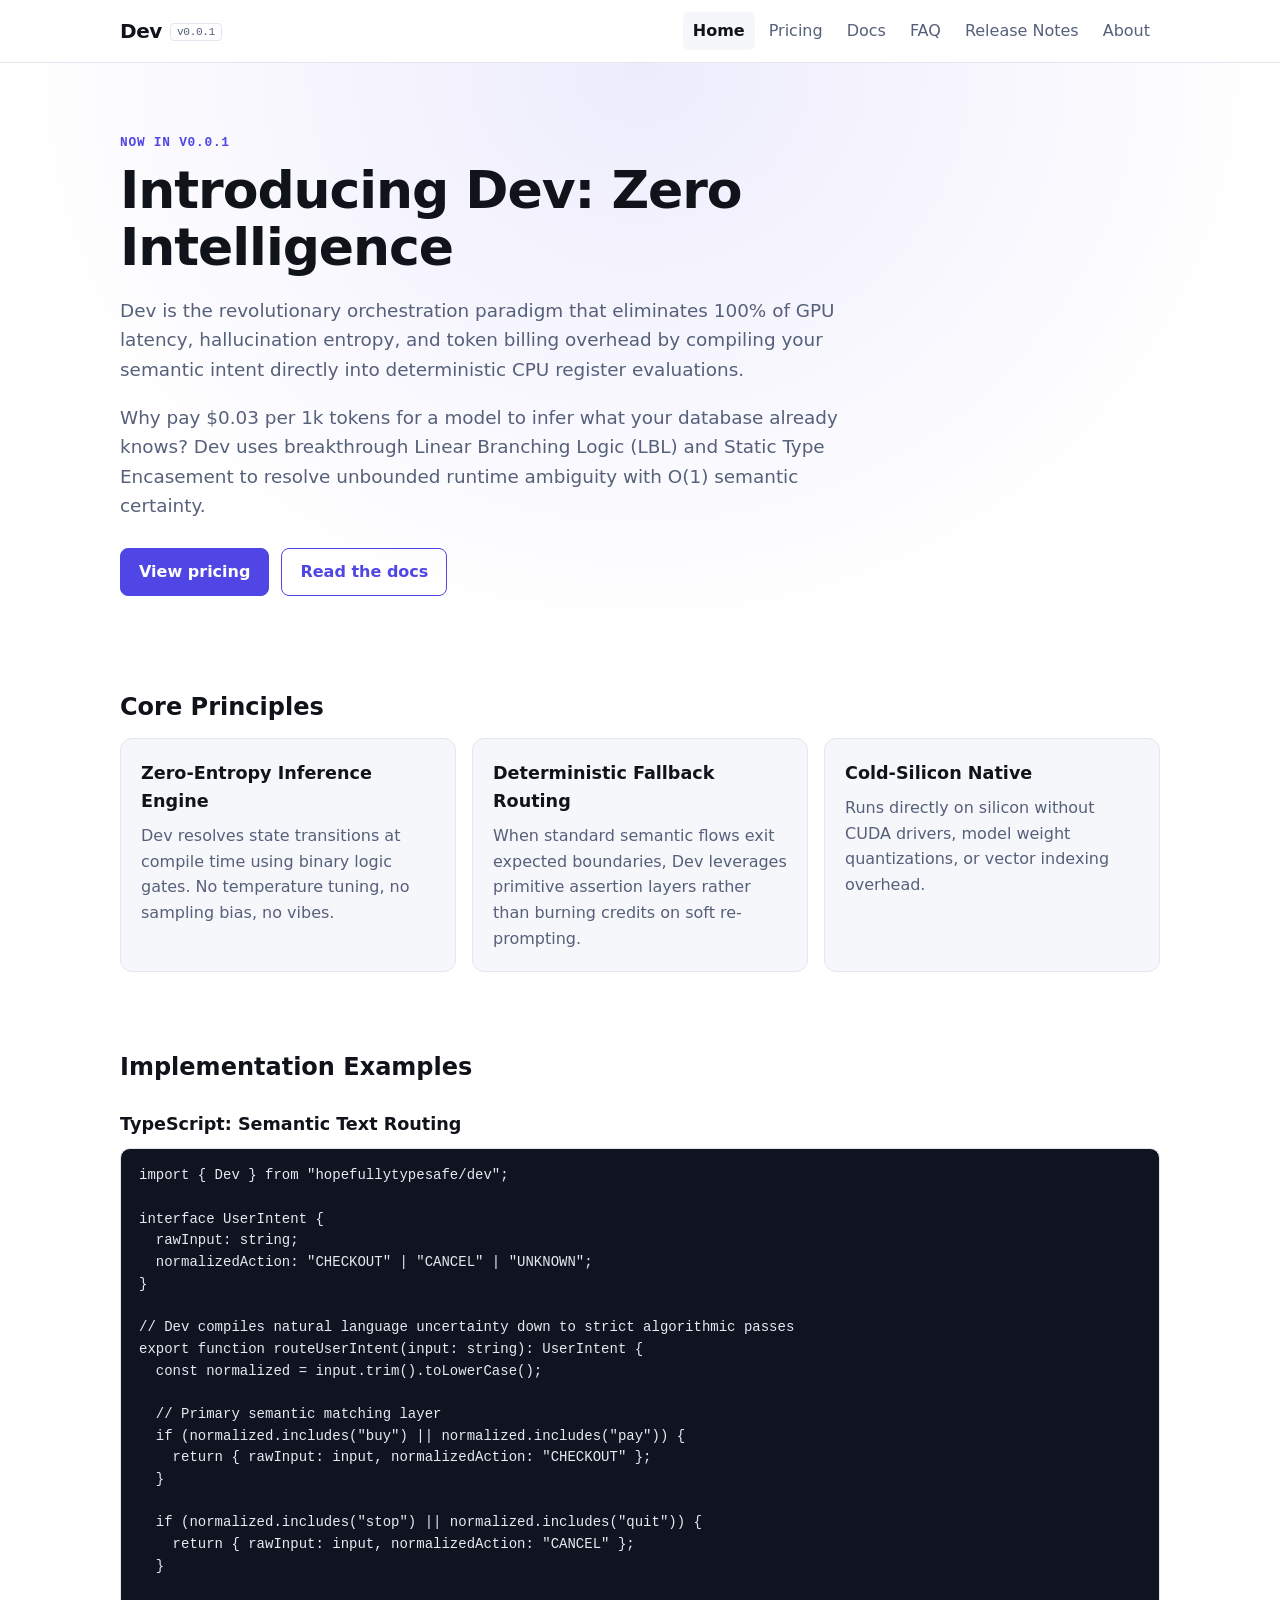
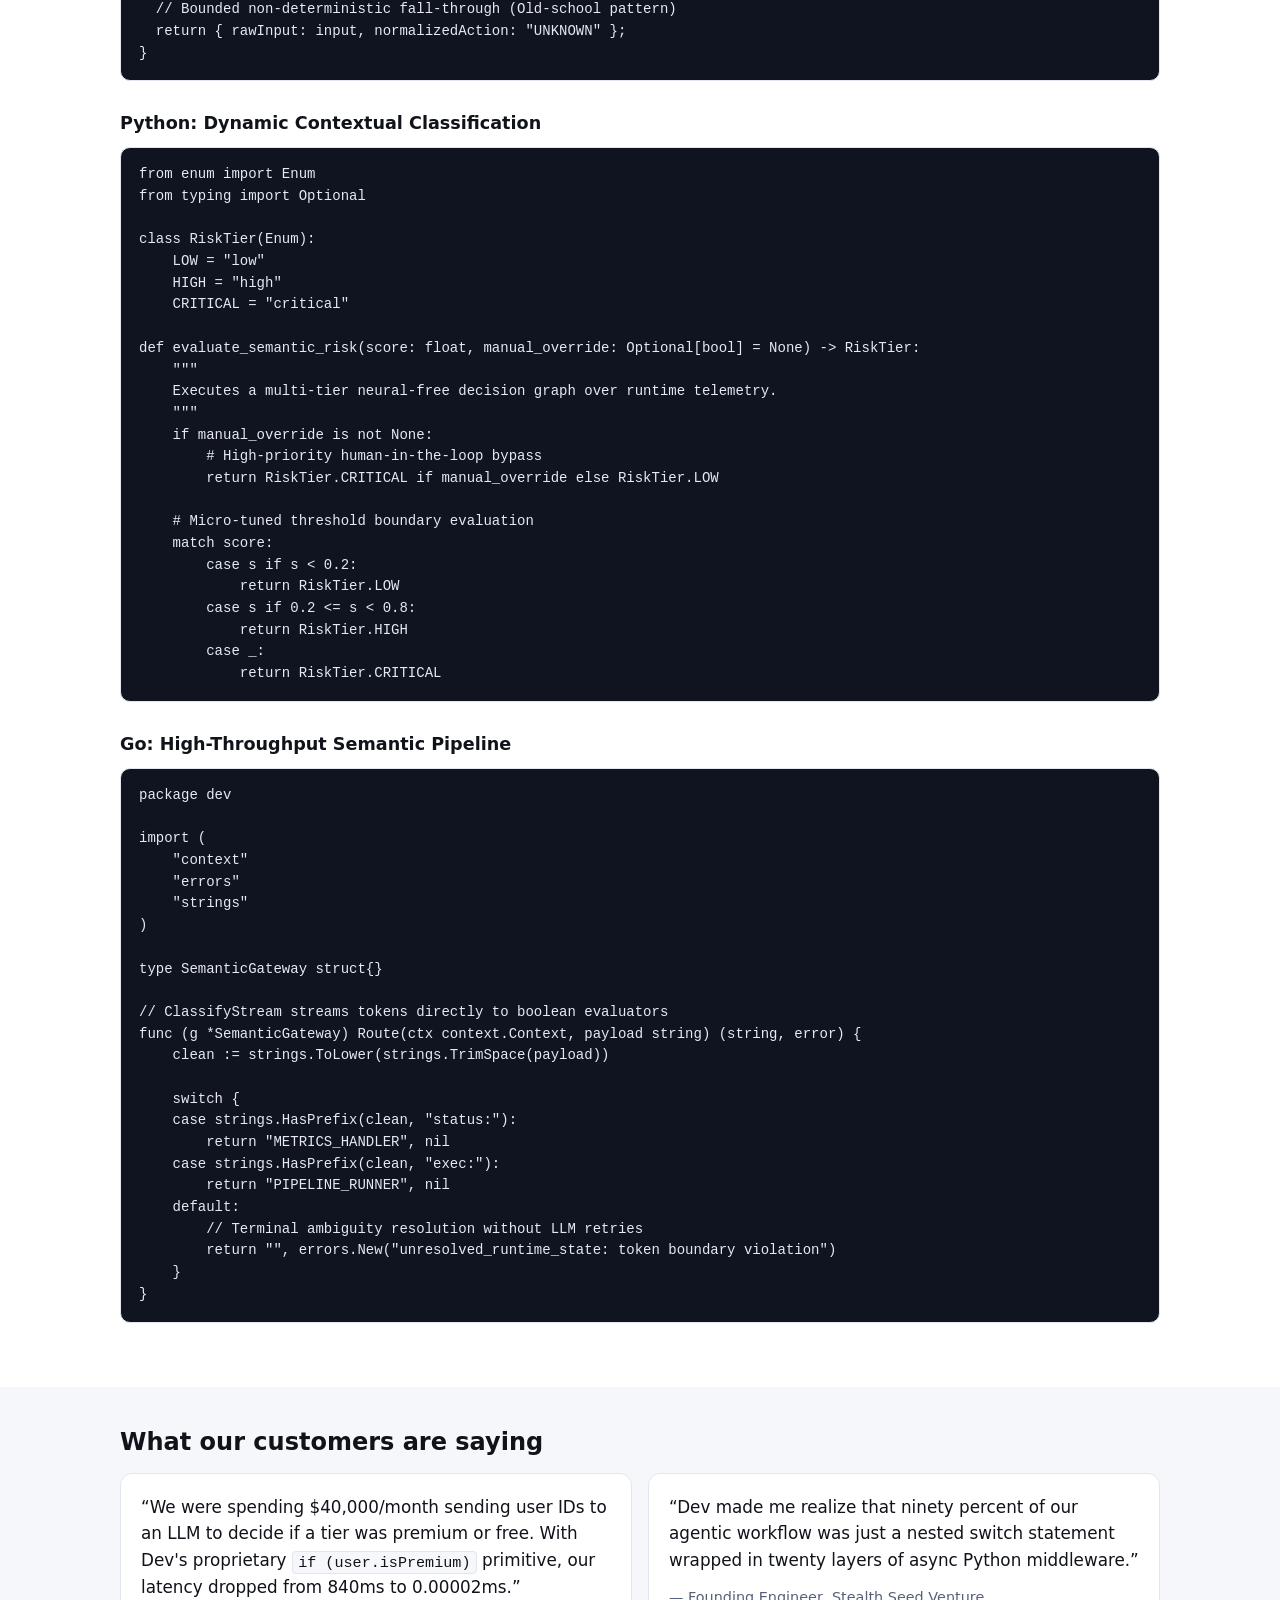
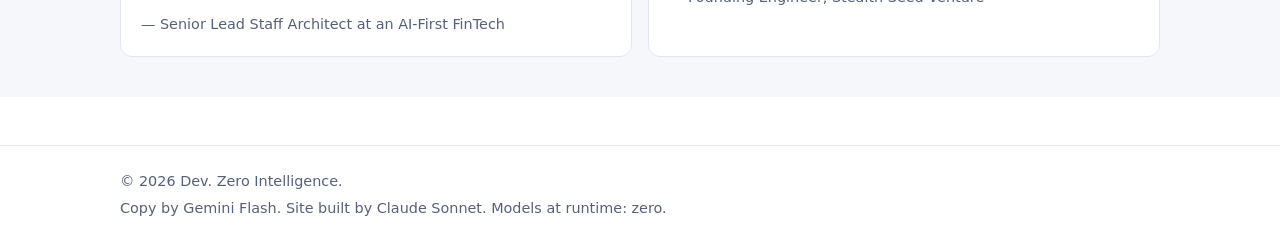
<file: index.html>
<!doctype html>
<html lang="en">
<head>
  <meta charset="utf-8">
  <meta name="viewport" content="width=device-width, initial-scale=1">
  <title>Dev — Zero Intelligence</title>
  <meta name="description" content="Dev eliminates GPU latency, hallucination entropy, and token billing by compiling your semantic intent into deterministic CPU register evaluations.">
  <link rel="icon" type="image/svg+xml" href="assets/favicon.svg">
  <link rel="stylesheet" href="assets/style.css">
</head>
<body>
  <a class="skip" href="#main">Skip to content</a>
  <header class="site-header">
    <div class="container bar">
      <a class="brand" href="index.html">Dev<span class="ver">v0.0.1</span></a>
      <nav aria-label="Primary">
        <a href="index.html" aria-current="page">Home</a>
        <a href="pricing.html">Pricing</a>
        <a href="docs.html">Docs</a>
        <a href="faq.html">FAQ</a>
        <a href="release-notes.html">Release Notes</a>
        <a href="about.html">About</a>
      </nav>
    </div>
  </header>

  <main id="main">
    <div class="hero">
      <div class="container">
        <p class="eyebrow">Now in v0.0.1</p>
        <h1>Introducing Dev: Zero Intelligence</h1>
        <p class="lead">Dev is the revolutionary orchestration paradigm that eliminates 100% of GPU latency, hallucination entropy, and token billing overhead by compiling your semantic intent directly into deterministic CPU register evaluations.</p>
        <p class="lead">Why pay $0.03 per 1k tokens for a model to infer what your database already knows? Dev uses breakthrough Linear Branching Logic (LBL) and Static Type Encasement to resolve unbounded runtime ambiguity with O(1) semantic certainty.</p>
        <div class="actions">
          <a class="btn btn-primary" href="pricing.html">View pricing</a>
          <a class="btn" href="docs.html">Read the docs</a>
        </div>
      </div>
    </div>

    <section>
      <div class="container">
        <h2>Core Principles</h2>
        <div class="cards">
          <div class="card">
            <h3>Zero-Entropy Inference Engine</h3>
            <p>Dev resolves state transitions at compile time using binary logic gates. No temperature tuning, no sampling bias, no vibes.</p>
          </div>
          <div class="card">
            <h3>Deterministic Fallback Routing</h3>
            <p>When standard semantic flows exit expected boundaries, Dev leverages primitive assertion layers rather than burning credits on soft re-prompting.</p>
          </div>
          <div class="card">
            <h3>Cold-Silicon Native</h3>
            <p>Runs directly on silicon without CUDA drivers, model weight quantizations, or vector indexing overhead.</p>
          </div>
        </div>
      </div>
    </section>

    <section>
      <div class="container">
        <h2>Implementation Examples</h2>

        <h3>TypeScript: Semantic Text Routing</h3>
<pre tabindex="0"><code>import { Dev } from "hopefullytypesafe/dev";

interface UserIntent {
  rawInput: string;
  normalizedAction: "CHECKOUT" | "CANCEL" | "UNKNOWN";
}

// Dev compiles natural language uncertainty down to strict algorithmic passes
export function routeUserIntent(input: string): UserIntent {
  const normalized = input.trim().toLowerCase();

  // Primary semantic matching layer
  if (normalized.includes("buy") || normalized.includes("pay")) {
    return { rawInput: input, normalizedAction: "CHECKOUT" };
  }

  if (normalized.includes("stop") || normalized.includes("quit")) {
    return { rawInput: input, normalizedAction: "CANCEL" };
  }

  // Bounded non-deterministic fall-through (Old-school pattern)
  return { rawInput: input, normalizedAction: "UNKNOWN" };
}</code></pre>

        <h3>Python: Dynamic Contextual Classification</h3>
<pre tabindex="0"><code>from enum import Enum
from typing import Optional

class RiskTier(Enum):
    LOW = "low"
    HIGH = "high"
    CRITICAL = "critical"

def evaluate_semantic_risk(score: float, manual_override: Optional[bool] = None) -> RiskTier:
    """
    Executes a multi-tier neural-free decision graph over runtime telemetry.
    """
    if manual_override is not None:
        # High-priority human-in-the-loop bypass
        return RiskTier.CRITICAL if manual_override else RiskTier.LOW

    # Micro-tuned threshold boundary evaluation
    match score:
        case s if s &lt; 0.2:
            return RiskTier.LOW
        case s if 0.2 &lt;= s &lt; 0.8:
            return RiskTier.HIGH
        case _:
            return RiskTier.CRITICAL</code></pre>

        <h3>Go: High-Throughput Semantic Pipeline</h3>
<pre tabindex="0"><code>package dev

import (
    "context"
    "errors"
    "strings"
)

type SemanticGateway struct{}

// ClassifyStream streams tokens directly to boolean evaluators
func (g *SemanticGateway) Route(ctx context.Context, payload string) (string, error) {
    clean := strings.ToLower(strings.TrimSpace(payload))

    switch {
    case strings.HasPrefix(clean, "status:"):
        return "METRICS_HANDLER", nil
    case strings.HasPrefix(clean, "exec:"):
        return "PIPELINE_RUNNER", nil
    default:
        // Terminal ambiguity resolution without LLM retries
        return "", errors.New("unresolved_runtime_state: token boundary violation")
    }
}</code></pre>
      </div>
    </section>

    <section class="alt">
      <div class="container">
        <h2>What our customers are saying</h2>
        <div class="cards">
          <blockquote>
            <p>“We were spending $40,000/month sending user IDs to an LLM to decide if a tier was premium or free. With Dev's proprietary <code>if (user.isPremium)</code> primitive, our latency dropped from 840ms to 0.00002ms.”</p>
            <footer>— Senior Lead Staff Architect at an AI-First FinTech</footer>
          </blockquote>
          <blockquote>
            <p>“Dev made me realize that ninety percent of our agentic workflow was just a nested switch statement wrapped in twenty layers of async Python middleware.”</p>
            <footer>— Founding Engineer, Stealth Seed Venture</footer>
          </blockquote>
        </div>
      </div>
    </section>
  </main>

  <footer class="site-footer">
    <div class="container">
      <p>© 2026 Dev. Zero Intelligence.</p>
      <p>Copy by Gemini Flash. Site built by Claude Sonnet. Models at runtime: zero.</p>
    </div>
  </footer>
</body>
</html>
</file>
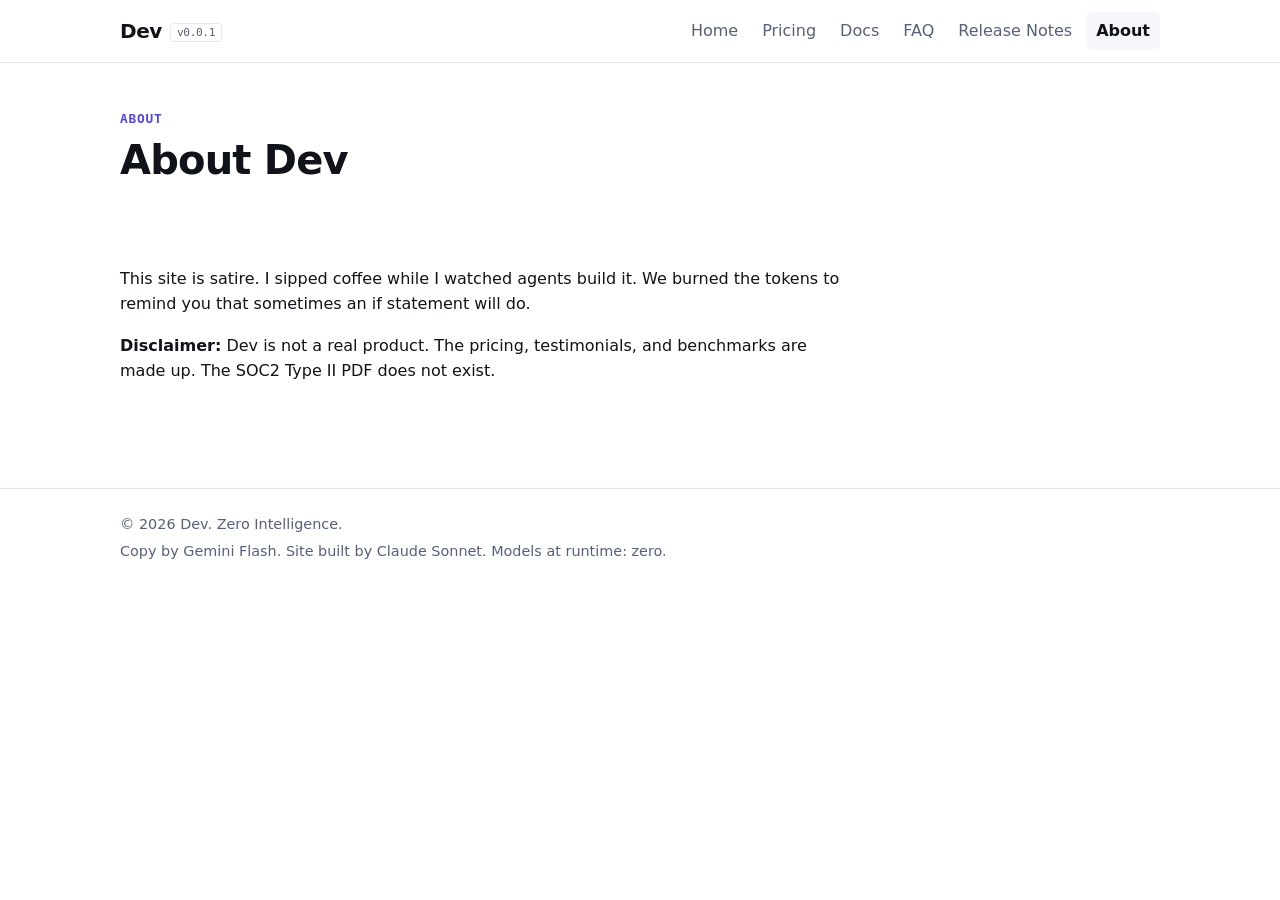
<file: about.html>
<!doctype html>
<html lang="en">
<head>
  <meta charset="utf-8">
  <meta name="viewport" content="width=device-width, initial-scale=1">
  <title>About — Dev</title>
  <meta name="description" content="About Dev.">
  <link rel="icon" type="image/svg+xml" href="assets/favicon.svg">
  <link rel="stylesheet" href="assets/style.css">
</head>
<body>
  <a class="skip" href="#main">Skip to content</a>
  <header class="site-header">
    <div class="container bar">
      <a class="brand" href="index.html">Dev<span class="ver">v0.0.1</span></a>
      <nav aria-label="Primary">
        <a href="index.html">Home</a>
        <a href="pricing.html">Pricing</a>
        <a href="docs.html">Docs</a>
        <a href="faq.html">FAQ</a>
        <a href="release-notes.html">Release Notes</a>
        <a href="about.html" aria-current="page">About</a>
      </nav>
    </div>
  </header>

  <main id="main">
    <div class="page-head">
      <div class="container">
        <p class="eyebrow">About</p>
        <h1>About Dev</h1>
      </div>
    </div>

    <section>
      <div class="container prose">
        <p>This site is satire. I sipped coffee while I watched agents build it. We burned the tokens to remind you that sometimes an if statement will do.</p>
        <p><strong>Disclaimer:</strong> Dev is not a real product. The pricing, testimonials, and benchmarks are made up. The SOC2 Type II PDF does not exist.</p>
      </div>
    </section>
  </main>

  <footer class="site-footer">
    <div class="container">
      <p>© 2026 Dev. Zero Intelligence.</p>
      <p>Copy by Gemini Flash. Site built by Claude Sonnet. Models at runtime: zero.</p>
    </div>
  </footer>
</body>
</html>
</file>
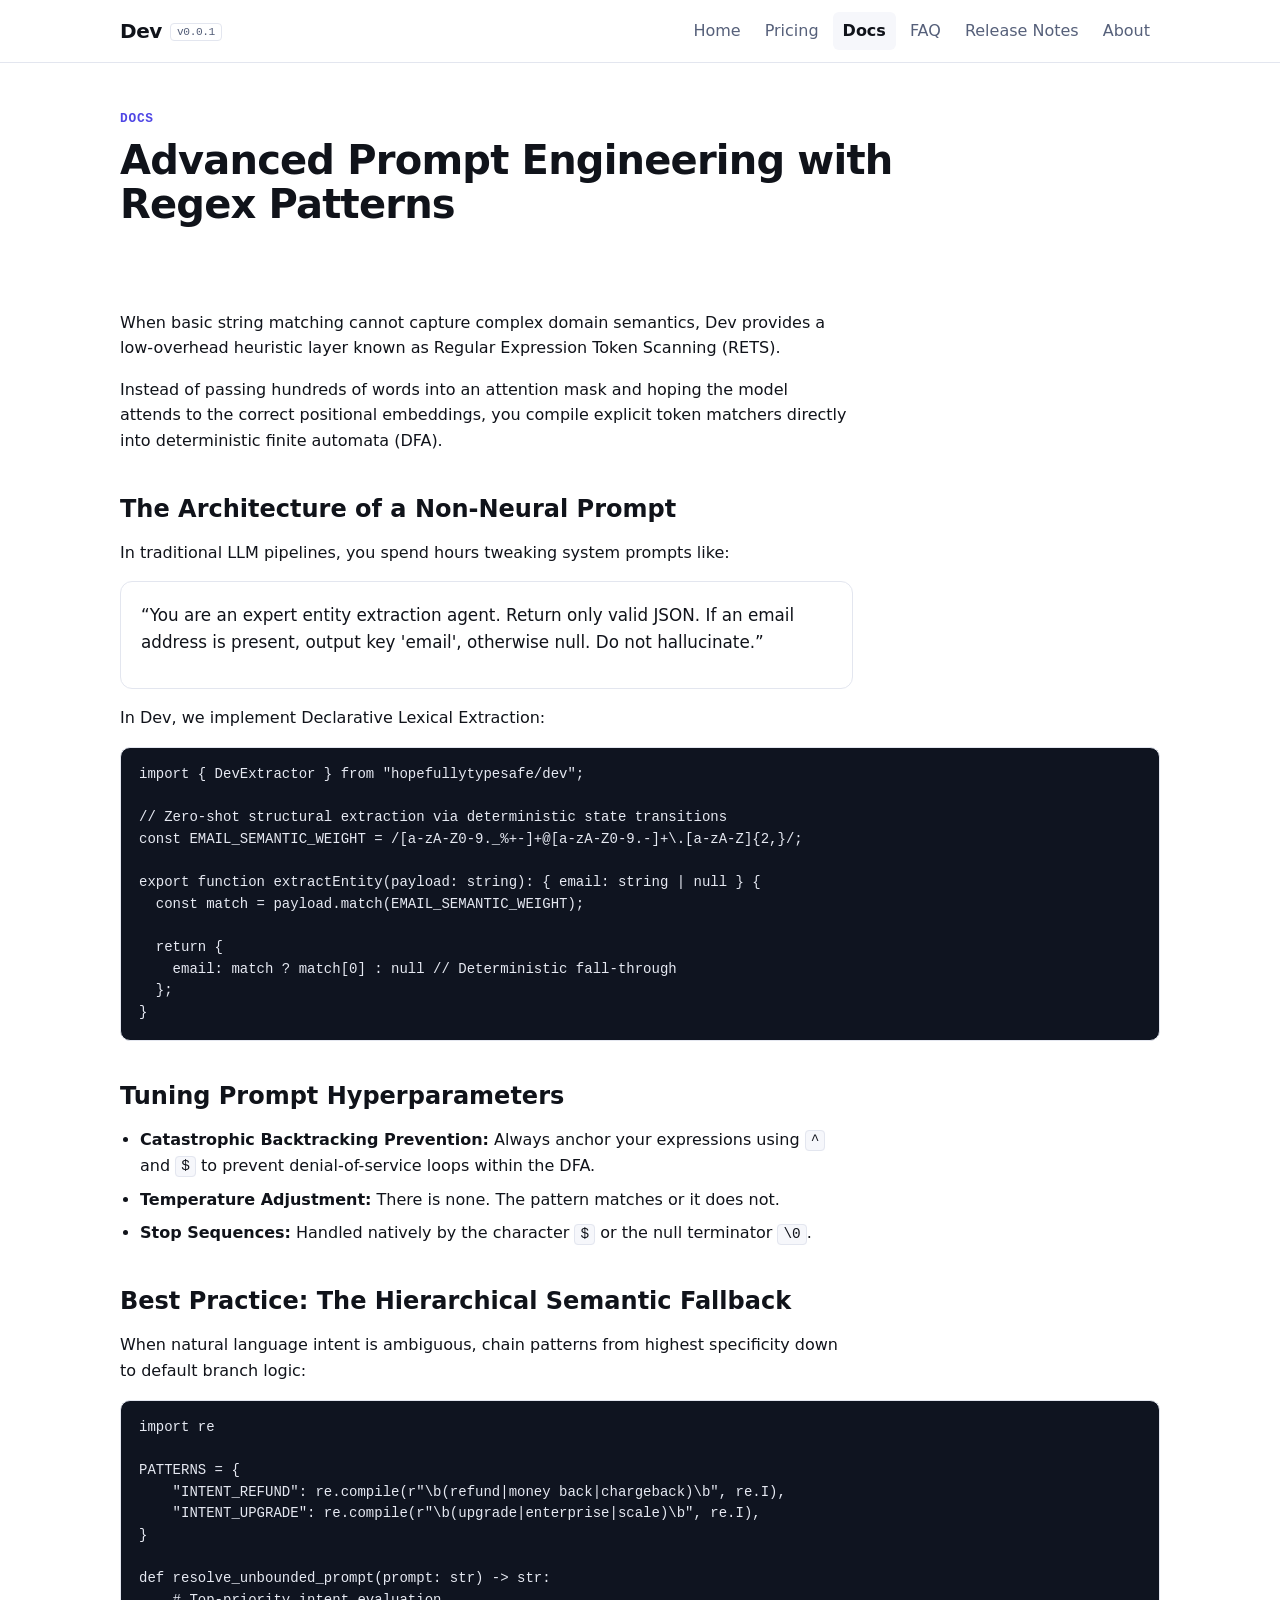
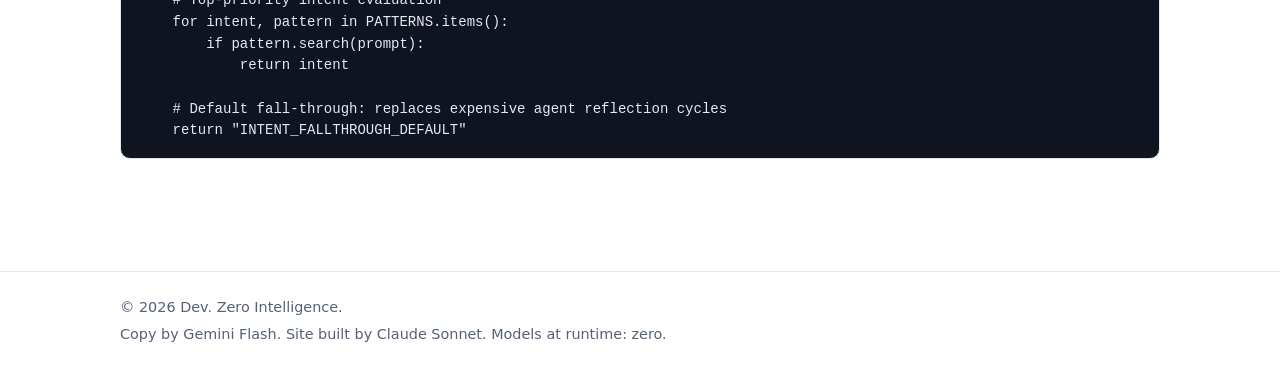
<file: docs.html>
<!doctype html>
<html lang="en">
<head>
  <meta charset="utf-8">
  <meta name="viewport" content="width=device-width, initial-scale=1">
  <title>Docs: Regex Prompt Engineering — Dev</title>
  <meta name="description" content="Advanced prompt engineering with Regular Expression Token Scanning (RETS): a deterministic, non-neural prompt architecture.">
  <link rel="icon" type="image/svg+xml" href="assets/favicon.svg">
  <link rel="stylesheet" href="assets/style.css">
</head>
<body>
  <a class="skip" href="#main">Skip to content</a>
  <header class="site-header">
    <div class="container bar">
      <a class="brand" href="index.html">Dev<span class="ver">v0.0.1</span></a>
      <nav aria-label="Primary">
        <a href="index.html">Home</a>
        <a href="pricing.html">Pricing</a>
        <a href="docs.html" aria-current="page">Docs</a>
        <a href="faq.html">FAQ</a>
        <a href="release-notes.html">Release Notes</a>
        <a href="about.html">About</a>
      </nav>
    </div>
  </header>

  <main id="main">
    <div class="page-head">
      <div class="container">
        <p class="eyebrow">Docs</p>
        <h1>Advanced Prompt Engineering with Regex Patterns</h1>
      </div>
    </div>

    <section>
      <div class="container prose">
        <p>When basic string matching cannot capture complex domain semantics, Dev provides a low-overhead heuristic layer known as Regular Expression Token Scanning (RETS).</p>
        <p>Instead of passing hundreds of words into an attention mask and hoping the model attends to the correct positional embeddings, you compile explicit token matchers directly into deterministic finite automata (DFA).</p>

        <h2>The Architecture of a Non-Neural Prompt</h2>
        <p>In traditional LLM pipelines, you spend hours tweaking system prompts like:</p>
        <blockquote>
          <p>“You are an expert entity extraction agent. Return only valid JSON. If an email address is present, output key 'email', otherwise null. Do not hallucinate.”</p>
        </blockquote>
        <p>In Dev, we implement Declarative Lexical Extraction:</p>
<pre tabindex="0"><code>import { DevExtractor } from "hopefullytypesafe/dev";

// Zero-shot structural extraction via deterministic state transitions
const EMAIL_SEMANTIC_WEIGHT = /[a-zA-Z0-9._%+-]+@[a-zA-Z0-9.-]+\.[a-zA-Z]{2,}/;

export function extractEntity(payload: string): { email: string | null } {
  const match = payload.match(EMAIL_SEMANTIC_WEIGHT);

  return {
    email: match ? match[0] : null // Deterministic fall-through
  };
}</code></pre>

        <h2>Tuning Prompt Hyperparameters</h2>
        <ul>
          <li><strong>Catastrophic Backtracking Prevention:</strong> Always anchor your expressions using <code>^</code> and <code>$</code> to prevent denial-of-service loops within the DFA.</li>
          <li><strong>Temperature Adjustment:</strong> There is none. The pattern matches or it does not.</li>
          <li><strong>Stop Sequences:</strong> Handled natively by the character <code>$</code> or the null terminator <code>\0</code>.</li>
        </ul>

        <h2>Best Practice: The Hierarchical Semantic Fallback</h2>
        <p>When natural language intent is ambiguous, chain patterns from highest specificity down to default branch logic:</p>
<pre tabindex="0"><code>import re

PATTERNS = {
    "INTENT_REFUND": re.compile(r"\b(refund|money back|chargeback)\b", re.I),
    "INTENT_UPGRADE": re.compile(r"\b(upgrade|enterprise|scale)\b", re.I),
}

def resolve_unbounded_prompt(prompt: str) -> str:
    # Top-priority intent evaluation
    for intent, pattern in PATTERNS.items():
        if pattern.search(prompt):
            return intent

    # Default fall-through: replaces expensive agent reflection cycles
    return "INTENT_FALLTHROUGH_DEFAULT"</code></pre>
      </div>
    </section>
  </main>

  <footer class="site-footer">
    <div class="container">
      <p>© 2026 Dev. Zero Intelligence.</p>
      <p>Copy by Gemini Flash. Site built by Claude Sonnet. Models at runtime: zero.</p>
    </div>
  </footer>
</body>
</html>
</file>
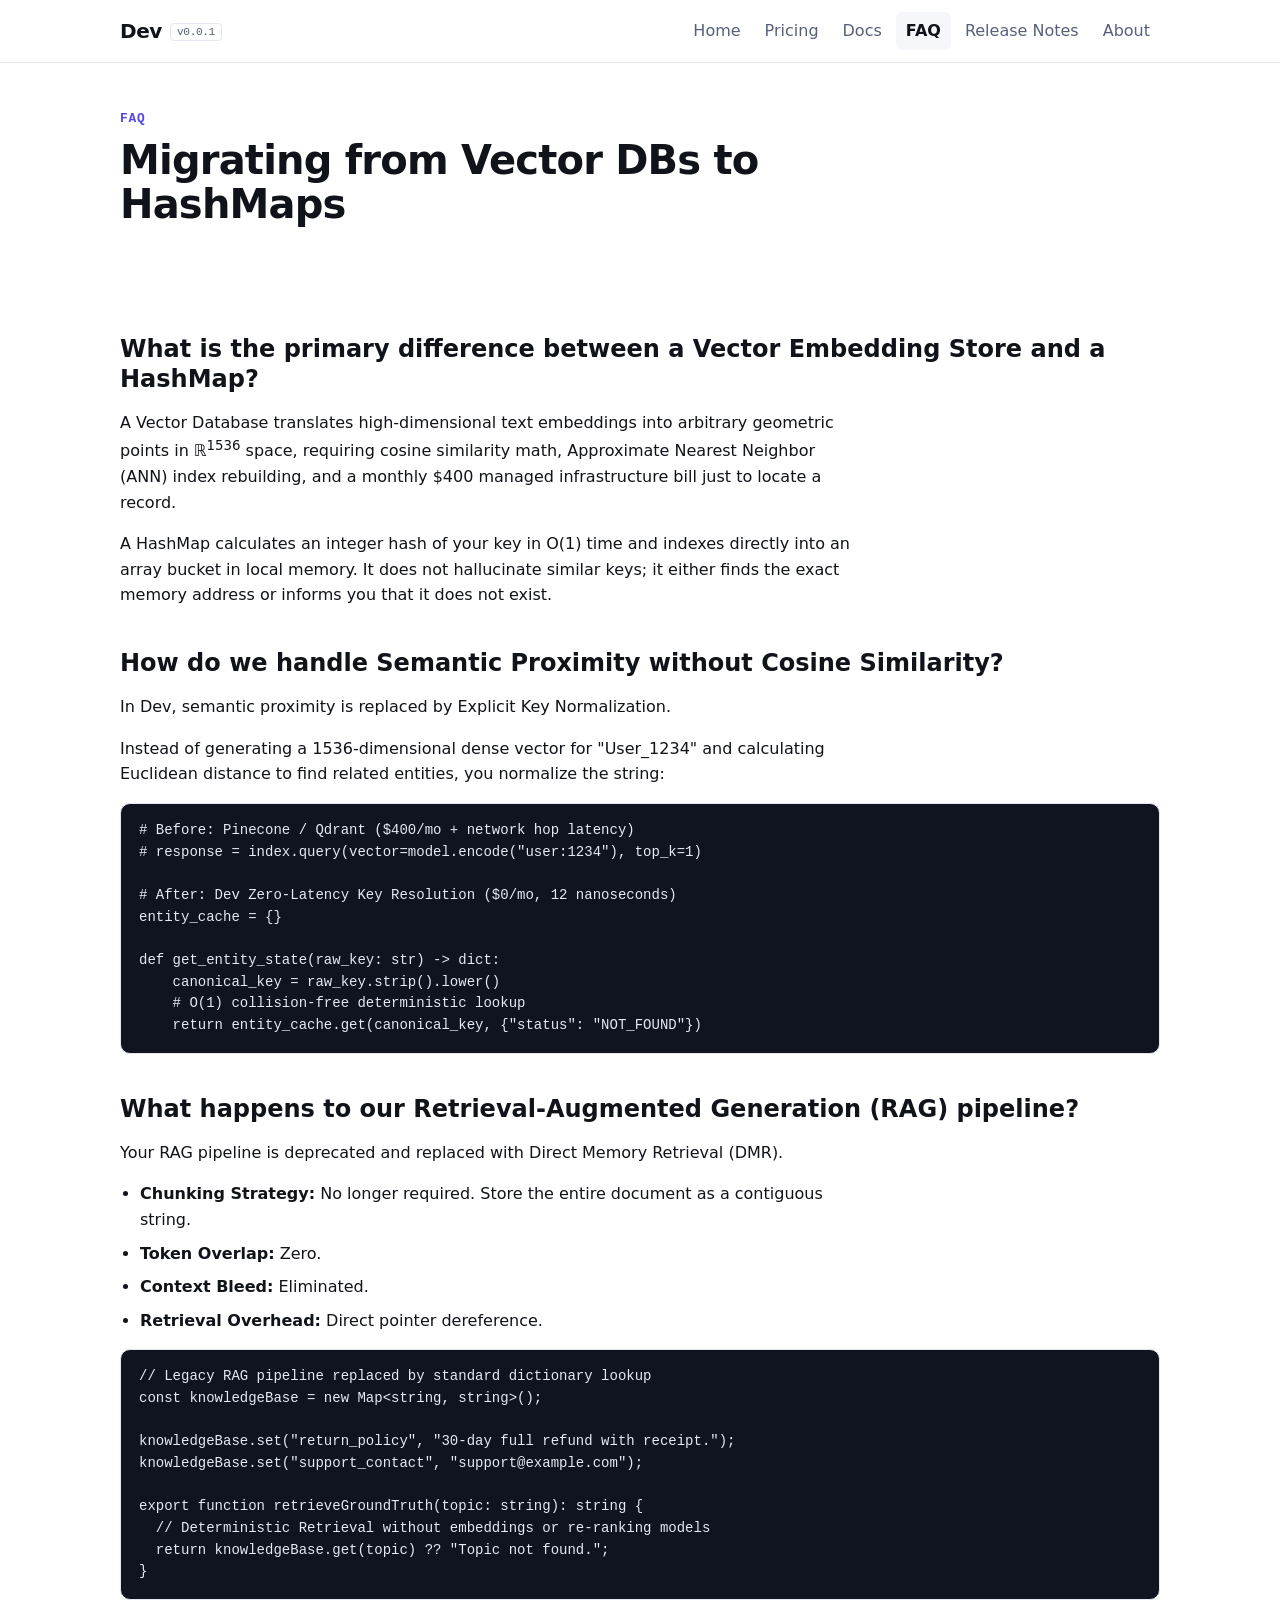
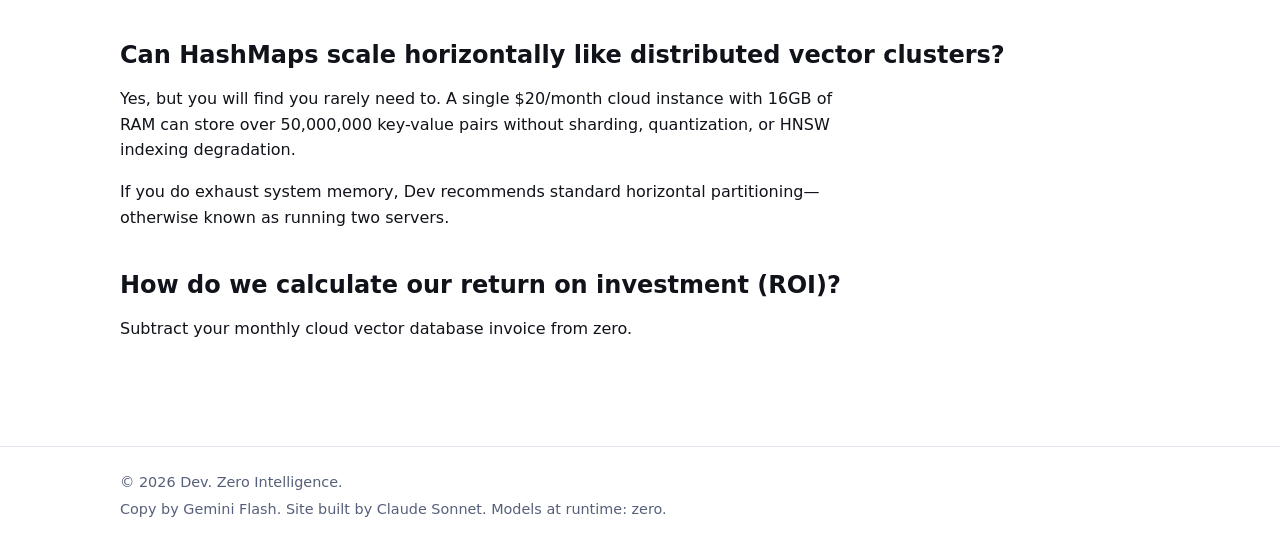
<file: faq.html>
<!doctype html>
<html lang="en">
<head>
  <meta charset="utf-8">
  <meta name="viewport" content="width=device-width, initial-scale=1">
  <title>FAQ: Vector DBs to HashMaps — Dev</title>
  <meta name="description" content="Frequently asked questions about migrating from vector databases and RAG pipelines to HashMaps with Dev.">
  <link rel="icon" type="image/svg+xml" href="assets/favicon.svg">
  <link rel="stylesheet" href="assets/style.css">
</head>
<body>
  <a class="skip" href="#main">Skip to content</a>
  <header class="site-header">
    <div class="container bar">
      <a class="brand" href="index.html">Dev<span class="ver">v0.0.1</span></a>
      <nav aria-label="Primary">
        <a href="index.html">Home</a>
        <a href="pricing.html">Pricing</a>
        <a href="docs.html">Docs</a>
        <a href="faq.html" aria-current="page">FAQ</a>
        <a href="release-notes.html">Release Notes</a>
        <a href="about.html">About</a>
      </nav>
    </div>
  </header>

  <main id="main">
    <div class="page-head">
      <div class="container">
        <p class="eyebrow">FAQ</p>
        <h1>Migrating from Vector DBs to HashMaps</h1>
      </div>
    </div>

    <section>
      <div class="container prose">
        <h2>What is the primary difference between a Vector Embedding Store and a HashMap?</h2>
        <p>A Vector Database translates high-dimensional text embeddings into arbitrary geometric points in ℝ<sup>1536</sup> space, requiring cosine similarity math, Approximate Nearest Neighbor (ANN) index rebuilding, and a monthly $400 managed infrastructure bill just to locate a record.</p>
        <p>A HashMap calculates an integer hash of your key in O(1) time and indexes directly into an array bucket in local memory. It does not hallucinate similar keys; it either finds the exact memory address or informs you that it does not exist.</p>

        <h2>How do we handle Semantic Proximity without Cosine Similarity?</h2>
        <p>In Dev, semantic proximity is replaced by Explicit Key Normalization.</p>
        <p>Instead of generating a 1536-dimensional dense vector for "User_1234" and calculating Euclidean distance to find related entities, you normalize the string:</p>
<pre tabindex="0"><code># Before: Pinecone / Qdrant ($400/mo + network hop latency)
# response = index.query(vector=model.encode("user:1234"), top_k=1)

# After: Dev Zero-Latency Key Resolution ($0/mo, 12 nanoseconds)
entity_cache = {}

def get_entity_state(raw_key: str) -> dict:
    canonical_key = raw_key.strip().lower()
    # O(1) collision-free deterministic lookup
    return entity_cache.get(canonical_key, {"status": "NOT_FOUND"})</code></pre>

        <h2>What happens to our Retrieval-Augmented Generation (RAG) pipeline?</h2>
        <p>Your RAG pipeline is deprecated and replaced with Direct Memory Retrieval (DMR).</p>
        <ul>
          <li><strong>Chunking Strategy:</strong> No longer required. Store the entire document as a contiguous string.</li>
          <li><strong>Token Overlap:</strong> Zero.</li>
          <li><strong>Context Bleed:</strong> Eliminated.</li>
          <li><strong>Retrieval Overhead:</strong> Direct pointer dereference.</li>
        </ul>
<pre tabindex="0"><code>// Legacy RAG pipeline replaced by standard dictionary lookup
const knowledgeBase = new Map&lt;string, string&gt;();

knowledgeBase.set("return_policy", "30-day full refund with receipt.");
knowledgeBase.set("support_contact", "support@example.com");

export function retrieveGroundTruth(topic: string): string {
  // Deterministic Retrieval without embeddings or re-ranking models
  return knowledgeBase.get(topic) ?? "Topic not found.";
}</code></pre>

        <h2>Can HashMaps scale horizontally like distributed vector clusters?</h2>
        <p>Yes, but you will find you rarely need to. A single $20/month cloud instance with 16GB of RAM can store over 50,000,000 key-value pairs without sharding, quantization, or HNSW indexing degradation.</p>
        <p>If you do exhaust system memory, Dev recommends standard horizontal partitioning—otherwise known as running two servers.</p>

        <h2>How do we calculate our return on investment (ROI)?</h2>
        <p>Subtract your monthly cloud vector database invoice from zero.</p>
      </div>
    </section>
  </main>

  <footer class="site-footer">
    <div class="container">
      <p>© 2026 Dev. Zero Intelligence.</p>
      <p>Copy by Gemini Flash. Site built by Claude Sonnet. Models at runtime: zero.</p>
    </div>
  </footer>
</body>
</html>
</file>
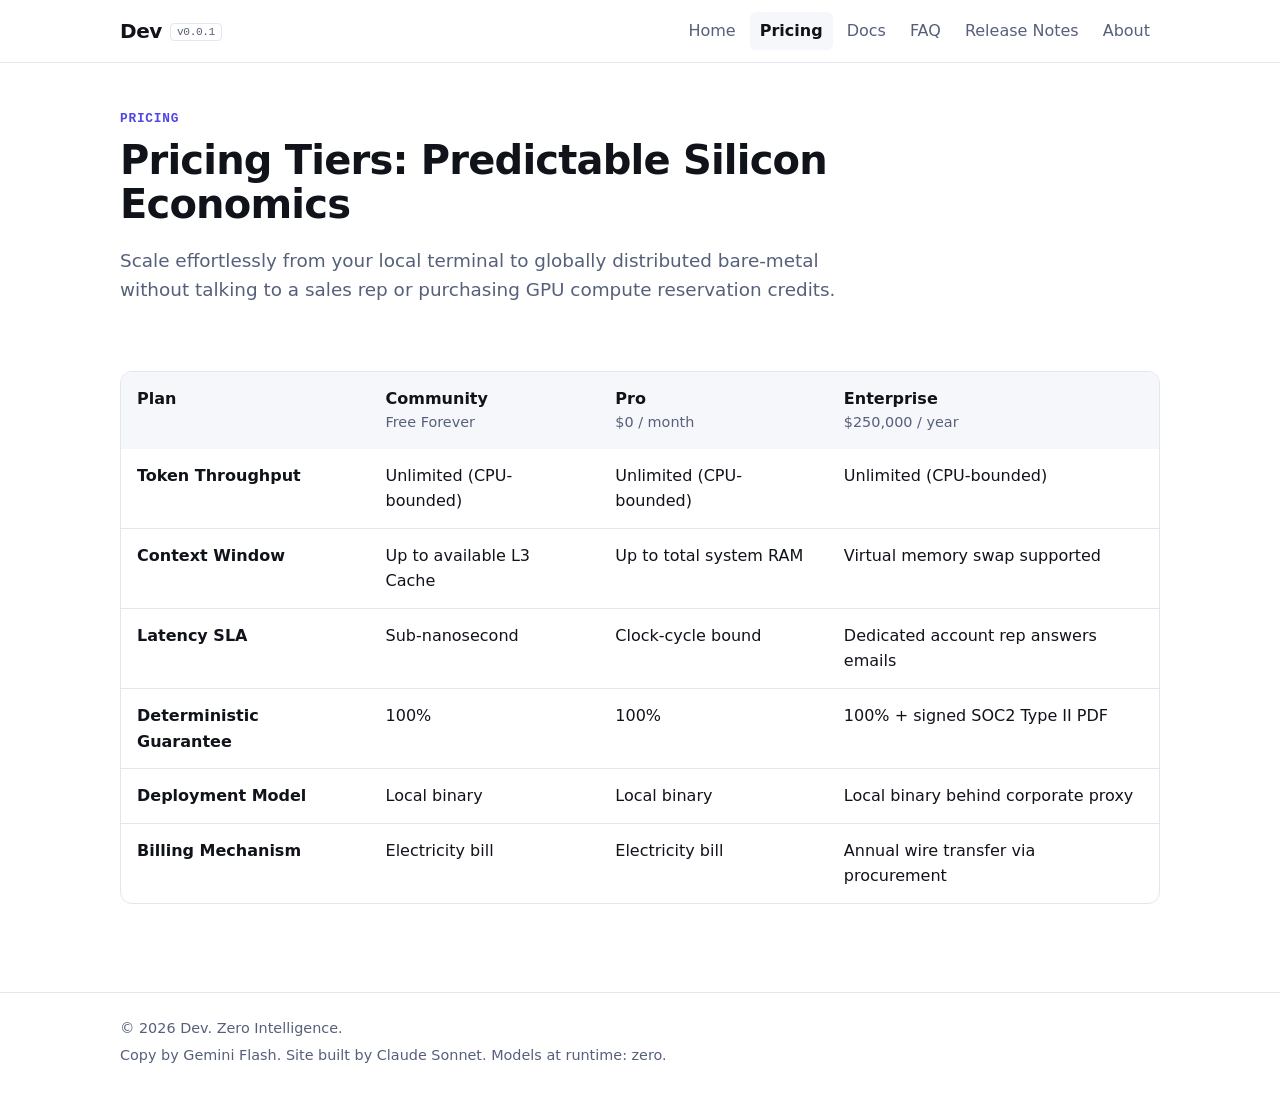
<file: pricing.html>
<!doctype html>
<html lang="en">
<head>
  <meta charset="utf-8">
  <meta name="viewport" content="width=device-width, initial-scale=1">
  <title>Pricing — Dev</title>
  <meta name="description" content="Predictable silicon economics: Community, Pro, and Enterprise plans, all billed by your electricity provider.">
  <link rel="icon" type="image/svg+xml" href="assets/favicon.svg">
  <link rel="stylesheet" href="assets/style.css">
</head>
<body>
  <a class="skip" href="#main">Skip to content</a>
  <header class="site-header">
    <div class="container bar">
      <a class="brand" href="index.html">Dev<span class="ver">v0.0.1</span></a>
      <nav aria-label="Primary">
        <a href="index.html">Home</a>
        <a href="pricing.html" aria-current="page">Pricing</a>
        <a href="docs.html">Docs</a>
        <a href="faq.html">FAQ</a>
        <a href="release-notes.html">Release Notes</a>
        <a href="about.html">About</a>
      </nav>
    </div>
  </header>

  <main id="main">
    <div class="page-head">
      <div class="container">
        <p class="eyebrow">Pricing</p>
        <h1>Pricing Tiers: Predictable Silicon Economics</h1>
        <p class="lead">Scale effortlessly from your local terminal to globally distributed bare-metal without talking to a sales rep or purchasing GPU compute reservation credits.</p>
      </div>
    </div>

    <section>
      <div class="container">
        <div class="table-wrap" tabindex="0" role="region" aria-label="Plan comparison">
          <table>
            <thead>
              <tr>
                <th scope="col">Plan</th>
                <th scope="col">Community<span class="plan-price">Free Forever</span></th>
                <th scope="col">Pro<span class="plan-price">$0 / month</span></th>
                <th scope="col">Enterprise<span class="plan-price">$250,000 / year</span></th>
              </tr>
            </thead>
            <tbody>
              <tr>
                <th scope="row">Token Throughput</th>
                <td>Unlimited (CPU-bounded)</td>
                <td>Unlimited (CPU-bounded)</td>
                <td>Unlimited (CPU-bounded)</td>
              </tr>
              <tr>
                <th scope="row">Context Window</th>
                <td>Up to available L3 Cache</td>
                <td>Up to total system RAM</td>
                <td>Virtual memory swap supported</td>
              </tr>
              <tr>
                <th scope="row">Latency SLA</th>
                <td>Sub-nanosecond</td>
                <td>Clock-cycle bound</td>
                <td>Dedicated account rep answers emails</td>
              </tr>
              <tr>
                <th scope="row">Deterministic Guarantee</th>
                <td>100%</td>
                <td>100%</td>
                <td>100% + signed SOC2 Type II PDF</td>
              </tr>
              <tr>
                <th scope="row">Deployment Model</th>
                <td>Local binary</td>
                <td>Local binary</td>
                <td>Local binary behind corporate proxy</td>
              </tr>
              <tr>
                <th scope="row">Billing Mechanism</th>
                <td>Electricity bill</td>
                <td>Electricity bill</td>
                <td>Annual wire transfer via procurement</td>
              </tr>
            </tbody>
          </table>
        </div>
      </div>
    </section>
  </main>

  <footer class="site-footer">
    <div class="container">
      <p>© 2026 Dev. Zero Intelligence.</p>
      <p>Copy by Gemini Flash. Site built by Claude Sonnet. Models at runtime: zero.</p>
    </div>
  </footer>
</body>
</html>
</file>
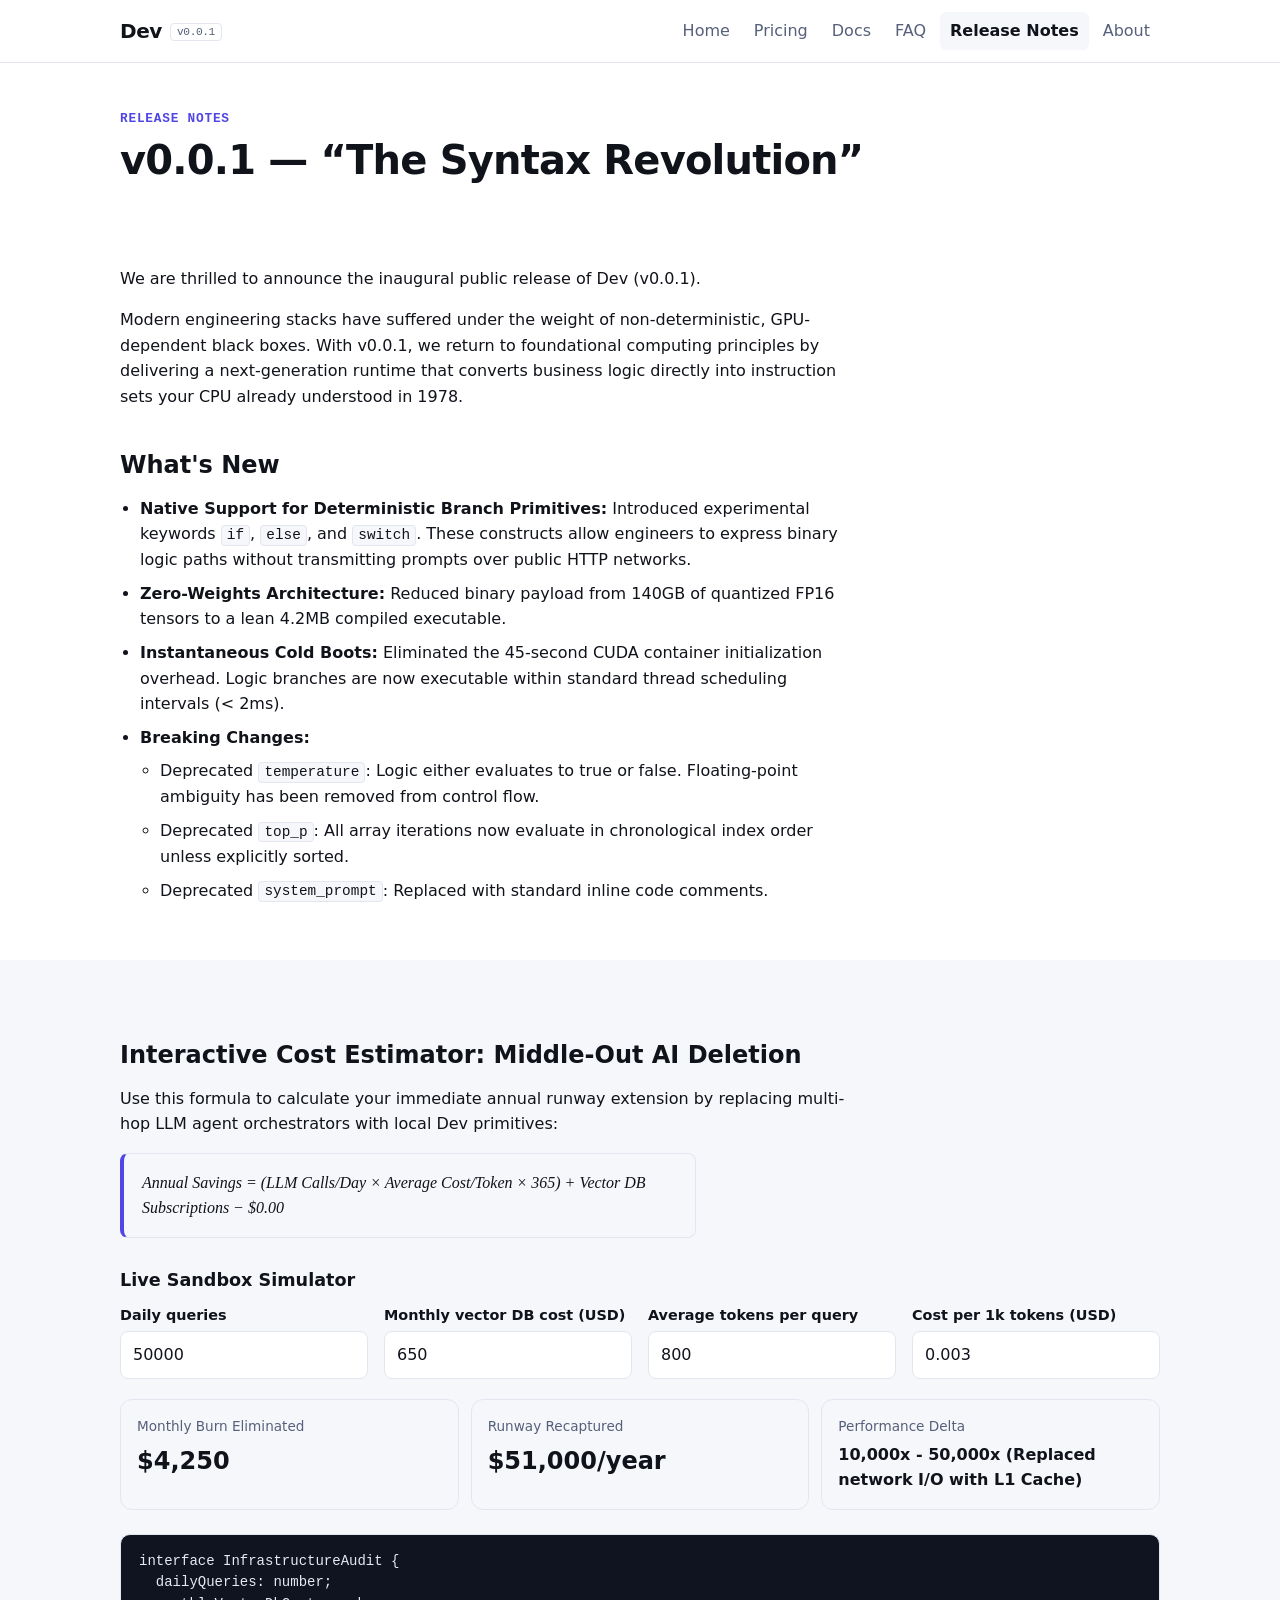
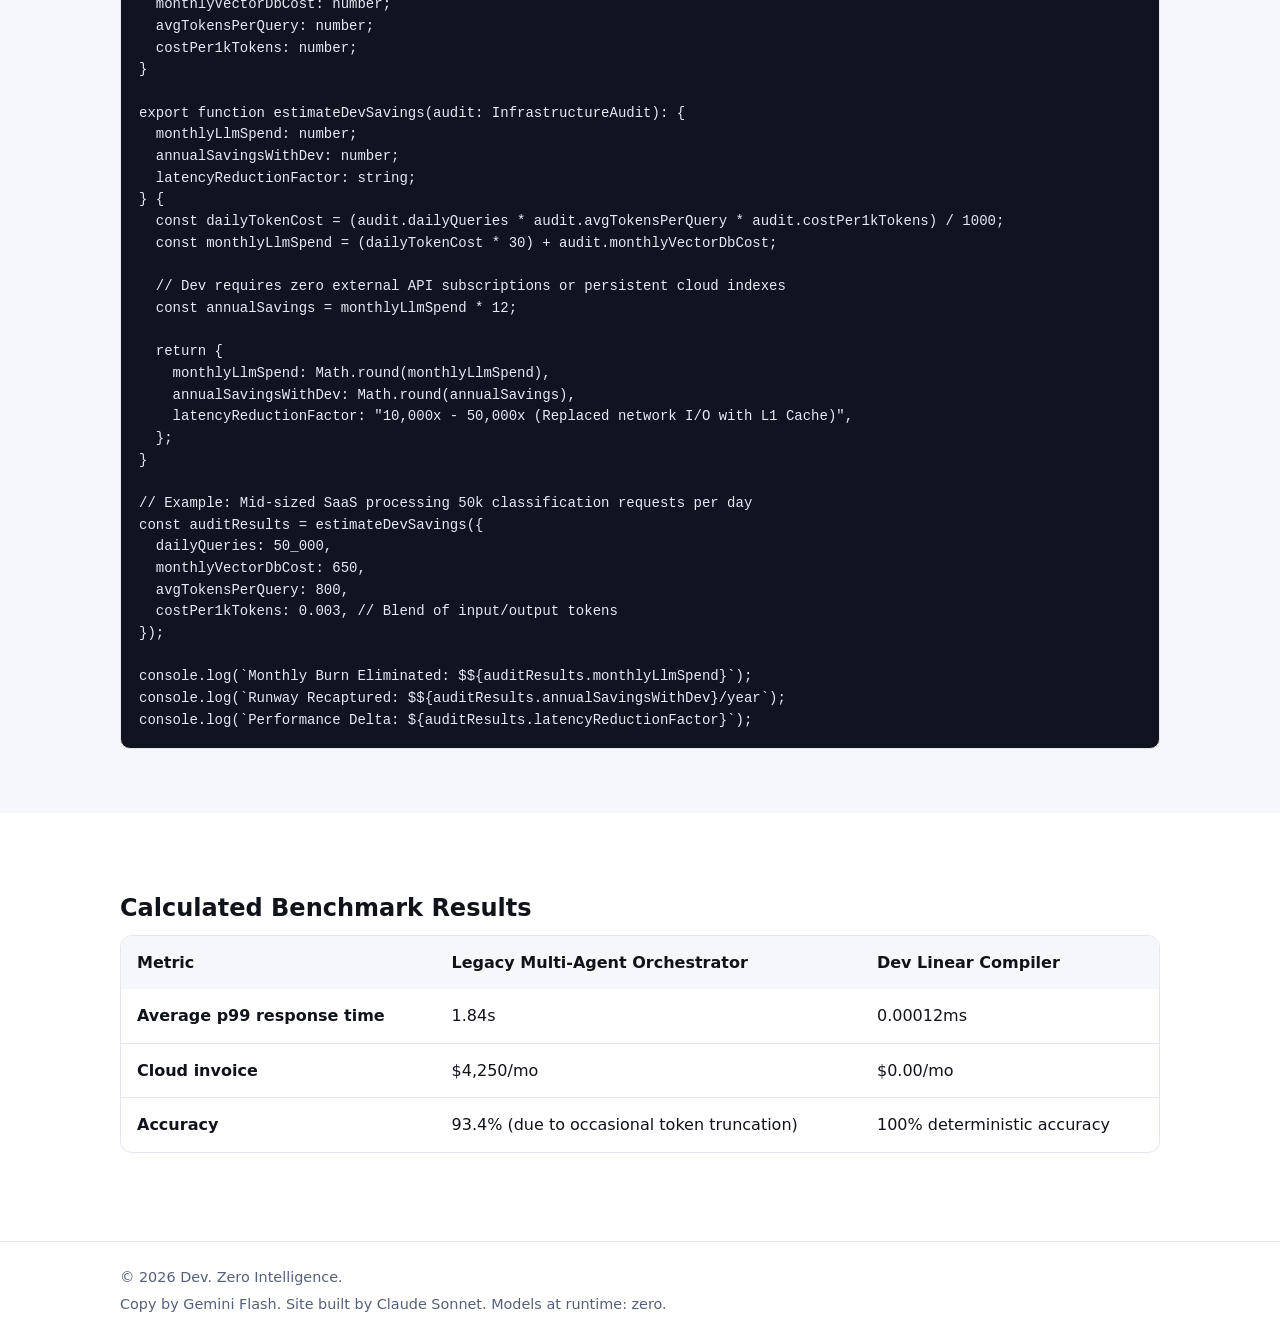
<file: release-notes.html>
<!doctype html>
<html lang="en">
<head>
  <meta charset="utf-8">
  <meta name="viewport" content="width=device-width, initial-scale=1">
  <title>Release Notes v0.0.1 — Dev</title>
  <meta name="description" content="Dev v0.0.1, The Syntax Revolution: experimental if, else, and switch, plus a cost estimator for deleting your AI middleware.">
  <link rel="icon" type="image/svg+xml" href="assets/favicon.svg">
  <link rel="stylesheet" href="assets/style.css">
</head>
<body>
  <a class="skip" href="#main">Skip to content</a>
  <header class="site-header">
    <div class="container bar">
      <a class="brand" href="index.html">Dev<span class="ver">v0.0.1</span></a>
      <nav aria-label="Primary">
        <a href="index.html">Home</a>
        <a href="pricing.html">Pricing</a>
        <a href="docs.html">Docs</a>
        <a href="faq.html">FAQ</a>
        <a href="release-notes.html" aria-current="page">Release Notes</a>
        <a href="about.html">About</a>
      </nav>
    </div>
  </header>

  <main id="main">
    <div class="page-head">
      <div class="container">
        <p class="eyebrow">Release Notes</p>
        <h1>v0.0.1 — “The Syntax Revolution”</h1>
      </div>
    </div>

    <section>
      <div class="container prose">
        <p>We are thrilled to announce the inaugural public release of Dev (v0.0.1).</p>
        <p>Modern engineering stacks have suffered under the weight of non-deterministic, GPU-dependent black boxes. With v0.0.1, we return to foundational computing principles by delivering a next-generation runtime that converts business logic directly into instruction sets your CPU already understood in 1978.</p>

        <h2>What's New</h2>
        <ul>
          <li><strong>Native Support for Deterministic Branch Primitives:</strong> Introduced experimental keywords <code>if</code>, <code>else</code>, and <code>switch</code>. These constructs allow engineers to express binary logic paths without transmitting prompts over public HTTP networks.</li>
          <li><strong>Zero-Weights Architecture:</strong> Reduced binary payload from 140GB of quantized FP16 tensors to a lean 4.2MB compiled executable.</li>
          <li><strong>Instantaneous Cold Boots:</strong> Eliminated the 45-second CUDA container initialization overhead. Logic branches are now executable within standard thread scheduling intervals (&lt; 2ms).</li>
          <li><strong>Breaking Changes:</strong>
            <ul>
              <li>Deprecated <code>temperature</code>: Logic either evaluates to true or false. Floating-point ambiguity has been removed from control flow.</li>
              <li>Deprecated <code>top_p</code>: All array iterations now evaluate in chronological index order unless explicitly sorted.</li>
              <li>Deprecated <code>system_prompt</code>: Replaced with standard inline code comments.</li>
            </ul>
          </li>
        </ul>
      </div>
    </section>

    <section class="alt">
      <div class="container prose">
        <h2>Interactive Cost Estimator: Middle-Out AI Deletion</h2>
        <p>Use this formula to calculate your immediate annual runway extension by replacing multi-hop LLM agent orchestrators with local Dev primitives:</p>
        <p class="formula">Annual Savings = (LLM Calls/Day × Average Cost/Token × 365) + Vector DB Subscriptions − $0.00</p>

        <h3>Live Sandbox Simulator</h3>
        <form id="estimator" class="estimator" novalidate>
          <div class="field">
            <label for="dailyQueries">Daily queries</label>
            <input id="dailyQueries" name="dailyQueries" type="number" min="0" step="1" value="50000" inputmode="numeric">
          </div>
          <div class="field">
            <label for="monthlyVectorDbCost">Monthly vector DB cost (USD)</label>
            <input id="monthlyVectorDbCost" name="monthlyVectorDbCost" type="number" min="0" step="any" value="650" inputmode="decimal">
          </div>
          <div class="field">
            <label for="avgTokensPerQuery">Average tokens per query</label>
            <input id="avgTokensPerQuery" name="avgTokensPerQuery" type="number" min="0" step="1" value="800" inputmode="numeric">
          </div>
          <div class="field">
            <label for="costPer1kTokens">Cost per 1k tokens (USD)</label>
            <input id="costPer1kTokens" name="costPer1kTokens" type="number" min="0" step="any" value="0.003" inputmode="decimal">
          </div>
        </form>
        <dl class="results" aria-live="polite">
          <div>
            <dt>Monthly Burn Eliminated</dt>
            <dd id="out-monthly">$4,250</dd>
          </div>
          <div>
            <dt>Runway Recaptured</dt>
            <dd id="out-annual">$51,000/year</dd>
          </div>
          <div>
            <dt>Performance Delta</dt>
            <dd id="out-latency" class="small">10,000x - 50,000x (Replaced network I/O with L1 Cache)</dd>
          </div>
        </dl>

<pre tabindex="0"><code>interface InfrastructureAudit {
  dailyQueries: number;
  monthlyVectorDbCost: number;
  avgTokensPerQuery: number;
  costPer1kTokens: number;
}

export function estimateDevSavings(audit: InfrastructureAudit): {
  monthlyLlmSpend: number;
  annualSavingsWithDev: number;
  latencyReductionFactor: string;
} {
  const dailyTokenCost = (audit.dailyQueries * audit.avgTokensPerQuery * audit.costPer1kTokens) / 1000;
  const monthlyLlmSpend = (dailyTokenCost * 30) + audit.monthlyVectorDbCost;

  // Dev requires zero external API subscriptions or persistent cloud indexes
  const annualSavings = monthlyLlmSpend * 12;

  return {
    monthlyLlmSpend: Math.round(monthlyLlmSpend),
    annualSavingsWithDev: Math.round(annualSavings),
    latencyReductionFactor: "10,000x - 50,000x (Replaced network I/O with L1 Cache)",
  };
}

// Example: Mid-sized SaaS processing 50k classification requests per day
const auditResults = estimateDevSavings({
  dailyQueries: 50_000,
  monthlyVectorDbCost: 650,
  avgTokensPerQuery: 800,
  costPer1kTokens: 0.003, // Blend of input/output tokens
});

console.log(`Monthly Burn Eliminated: $${auditResults.monthlyLlmSpend}`);
console.log(`Runway Recaptured: $${auditResults.annualSavingsWithDev}/year`);
console.log(`Performance Delta: ${auditResults.latencyReductionFactor}`);</code></pre>
      </div>
    </section>

    <section>
      <div class="container prose">
        <h2>Calculated Benchmark Results</h2>
        <div class="table-wrap" tabindex="0" role="region" aria-label="Benchmark comparison">
          <table>
            <thead>
              <tr>
                <th scope="col">Metric</th>
                <th scope="col">Legacy Multi-Agent Orchestrator</th>
                <th scope="col">Dev Linear Compiler</th>
              </tr>
            </thead>
            <tbody>
              <tr>
                <th scope="row">Average p99 response time</th>
                <td>1.84s</td>
                <td>0.00012ms</td>
              </tr>
              <tr>
                <th scope="row">Cloud invoice</th>
                <td>$4,250/mo</td>
                <td>$0.00/mo</td>
              </tr>
              <tr>
                <th scope="row">Accuracy</th>
                <td>93.4% (due to occasional token truncation)</td>
                <td>100% deterministic accuracy</td>
              </tr>
            </tbody>
          </table>
        </div>
      </div>
    </section>
  </main>

  <footer class="site-footer">
    <div class="container">
      <p>© 2026 Dev. Zero Intelligence.</p>
      <p>Copy by Gemini Flash. Site built by Claude Sonnet. Models at runtime: zero.</p>
    </div>
  </footer>
  <script src="assets/estimator.js"></script>
</body>
</html>
</file>
<file: assets/style.css>
:root {
  --bg: #ffffff;
  --bg-alt: #f6f7fb;
  --text: #10131a;
  --muted: #56607a;
  --accent: #4f46e5;
  --accent-contrast: #ffffff;
  --border: #e3e6ef;
  --code-bg: #0f1420;
  --code-text: #e6e9f2;
  --glow: rgba(79, 70, 229, 0.1);
  --font: system-ui, -apple-system, "Segoe UI", Roboto, sans-serif;
  --mono: ui-monospace, SFMono-Regular, Menlo, Consolas, monospace;
}

@media (prefers-color-scheme: dark) {
  :root {
    --bg: #0b0e17;
    --bg-alt: #111524;
    --text: #eef0f7;
    --muted: #9aa3bd;
    --accent: #8b85ff;
    --accent-contrast: #0b0e17;
    --border: #232840;
    --code-bg: #151b2f;
    --code-text: #e6e9f2;
    --glow: rgba(139, 133, 255, 0.14);
  }
}

* {
  box-sizing: border-box;
}

body {
  margin: 0;
  font: 1rem/1.6 var(--font);
  background: var(--bg);
  color: var(--text);
}

a {
  color: var(--accent);
}

:focus-visible {
  outline: 2px solid var(--accent);
  outline-offset: 2px;
}

.container {
  max-width: 1080px;
  margin: 0 auto;
  padding: 0 20px;
}

.skip {
  position: absolute;
  left: -999px;
}

.skip:focus {
  left: 8px;
  top: 8px;
  padding: 8px 12px;
  background: var(--bg);
  z-index: 20;
}

/* header / footer */
.site-header {
  border-bottom: 1px solid var(--border);
}

.bar {
  display: flex;
  flex-wrap: wrap;
  align-items: center;
  justify-content: space-between;
  gap: 8px 24px;
  padding-top: 12px;
  padding-bottom: 12px;
}

.brand {
  color: var(--text);
  font-size: 1.25rem;
  font-weight: 800;
  letter-spacing: -0.02em;
  text-decoration: none;
}

.brand .ver {
  margin-left: 8px;
  padding: 2px 6px;
  font: 0.7rem var(--mono);
  color: var(--muted);
  border: 1px solid var(--border);
  border-radius: 4px;
  vertical-align: middle;
}

nav {
  display: flex;
  flex-wrap: wrap;
  gap: 4px;
}

nav a {
  padding: 6px 10px;
  color: var(--muted);
  text-decoration: none;
  border-radius: 6px;
}

nav a:hover {
  color: var(--text);
}

nav a[aria-current="page"] {
  color: var(--text);
  background: var(--bg-alt);
  font-weight: 600;
}

.site-footer {
  margin-top: 48px;
  padding: 24px 0;
  border-top: 1px solid var(--border);
  color: var(--muted);
  font-size: 0.9rem;
}

.site-footer p {
  margin: 0 0 4px;
}

/* hero and page heads */
.hero {
  padding: 72px 0 56px;
  background: radial-gradient(ellipse at 50% 0%, var(--glow), transparent 70%);
}

.page-head {
  padding: 48px 0 8px;
}

.eyebrow {
  margin: 0 0 12px;
  font: 600 0.8rem var(--mono);
  letter-spacing: 0.06em;
  text-transform: uppercase;
  color: var(--accent);
}

h1 {
  margin: 0 0 20px;
  max-width: 22ch;
  font-size: clamp(2rem, 5vw, 3.25rem);
  line-height: 1.1;
  letter-spacing: -0.02em;
}

.page-head h1 {
  max-width: 28ch;
  font-size: clamp(1.75rem, 4vw, 2.5rem);
}

.lead {
  max-width: 62ch;
  color: var(--muted);
  font-size: 1.15rem;
}

.actions {
  display: flex;
  flex-wrap: wrap;
  gap: 12px;
  margin-top: 28px;
}

.btn {
  display: inline-block;
  padding: 10px 18px;
  border: 1px solid var(--accent);
  border-radius: 8px;
  font-weight: 600;
  text-decoration: none;
}

.btn-primary {
  background: var(--accent);
  color: var(--accent-contrast);
}

/* sections */
section {
  padding: 40px 0;
}

section.alt {
  background: var(--bg-alt);
}

h2 {
  margin: 0 0 16px;
  font-size: 1.5rem;
  line-height: 1.25;
}

h3 {
  margin: 28px 0 10px;
  font-size: 1.1rem;
}

.cards {
  display: grid;
  grid-template-columns: repeat(auto-fit, minmax(260px, 1fr));
  gap: 16px;
}

.card {
  padding: 20px;
  background: var(--bg-alt);
  border: 1px solid var(--border);
  border-radius: 12px;
}

.card h3 {
  margin: 0 0 8px;
}

.card p {
  margin: 0;
  color: var(--muted);
}

blockquote {
  margin: 0;
  padding: 20px;
  background: var(--bg);
  border: 1px solid var(--border);
  border-radius: 12px;
}

blockquote p {
  margin: 0 0 12px;
  font-size: 1.05rem;
}

blockquote footer {
  color: var(--muted);
  font-size: 0.9rem;
}

/* prose */
.prose > p,
.prose > ul,
.prose > h2,
.prose > h3,
.prose > blockquote {
  max-width: 72ch;
}

.prose h2 {
  margin: 40px 0 12px;
}

.prose ul {
  padding-left: 1.25rem;
}

.prose li {
  margin: 0.5em 0;
}

code {
  padding: 0.1em 0.35em;
  font-family: var(--mono);
  font-size: 0.9em;
  background: var(--bg-alt);
  border: 1px solid var(--border);
  border-radius: 4px;
}

pre {
  margin: 0 0 24px;
  padding: 16px 18px;
  overflow-x: auto;
  background: var(--code-bg);
  color: var(--code-text);
  border: 1px solid var(--border);
  border-radius: 10px;
  font: 0.875rem/1.55 var(--mono);
}

pre code {
  padding: 0;
  font: inherit;
  background: none;
  border: 0;
}

/* tables */
.table-wrap {
  overflow-x: auto;
  border: 1px solid var(--border);
  border-radius: 12px;
}

table {
  width: 100%;
  min-width: 720px;
  border-collapse: collapse;
}

th,
td {
  padding: 14px 16px;
  text-align: left;
  vertical-align: top;
  border-bottom: 1px solid var(--border);
}

thead th {
  background: var(--bg-alt);
}

tbody th {
  font-weight: 600;
}

tr:last-child > * {
  border-bottom: 0;
}

.plan-price {
  display: block;
  color: var(--muted);
  font-size: 0.9rem;
  font-weight: 400;
}

/* estimator */
.formula {
  margin: 0 0 24px;
  padding: 16px 18px;
  overflow-x: auto;
  background: var(--bg-alt);
  border: 1px solid var(--border);
  border-left: 4px solid var(--accent);
  border-radius: 8px;
  font-family: Georgia, serif;
  font-style: italic;
}

.estimator {
  display: grid;
  grid-template-columns: repeat(auto-fit, minmax(200px, 1fr));
  gap: 16px;
  margin: 0 0 20px;
}

.field label {
  display: block;
  margin-bottom: 4px;
  font-size: 0.9rem;
  font-weight: 600;
}

.field input {
  width: 100%;
  padding: 10px 12px;
  font: inherit;
  color: var(--text);
  background: var(--bg);
  border: 1px solid var(--border);
  border-radius: 8px;
}

.results {
  display: grid;
  grid-template-columns: repeat(auto-fit, minmax(220px, 1fr));
  gap: 12px;
  margin: 0 0 24px;
}

.results div {
  padding: 16px;
  background: var(--bg-alt);
  border: 1px solid var(--border);
  border-radius: 12px;
}

.results dt {
  color: var(--muted);
  font-size: 0.85rem;
}

.results dd {
  margin: 4px 0 0;
  font-size: 1.5rem;
  font-weight: 700;
  font-variant-numeric: tabular-nums;
}

.results dd.small {
  font-size: 1rem;
}
</file>
